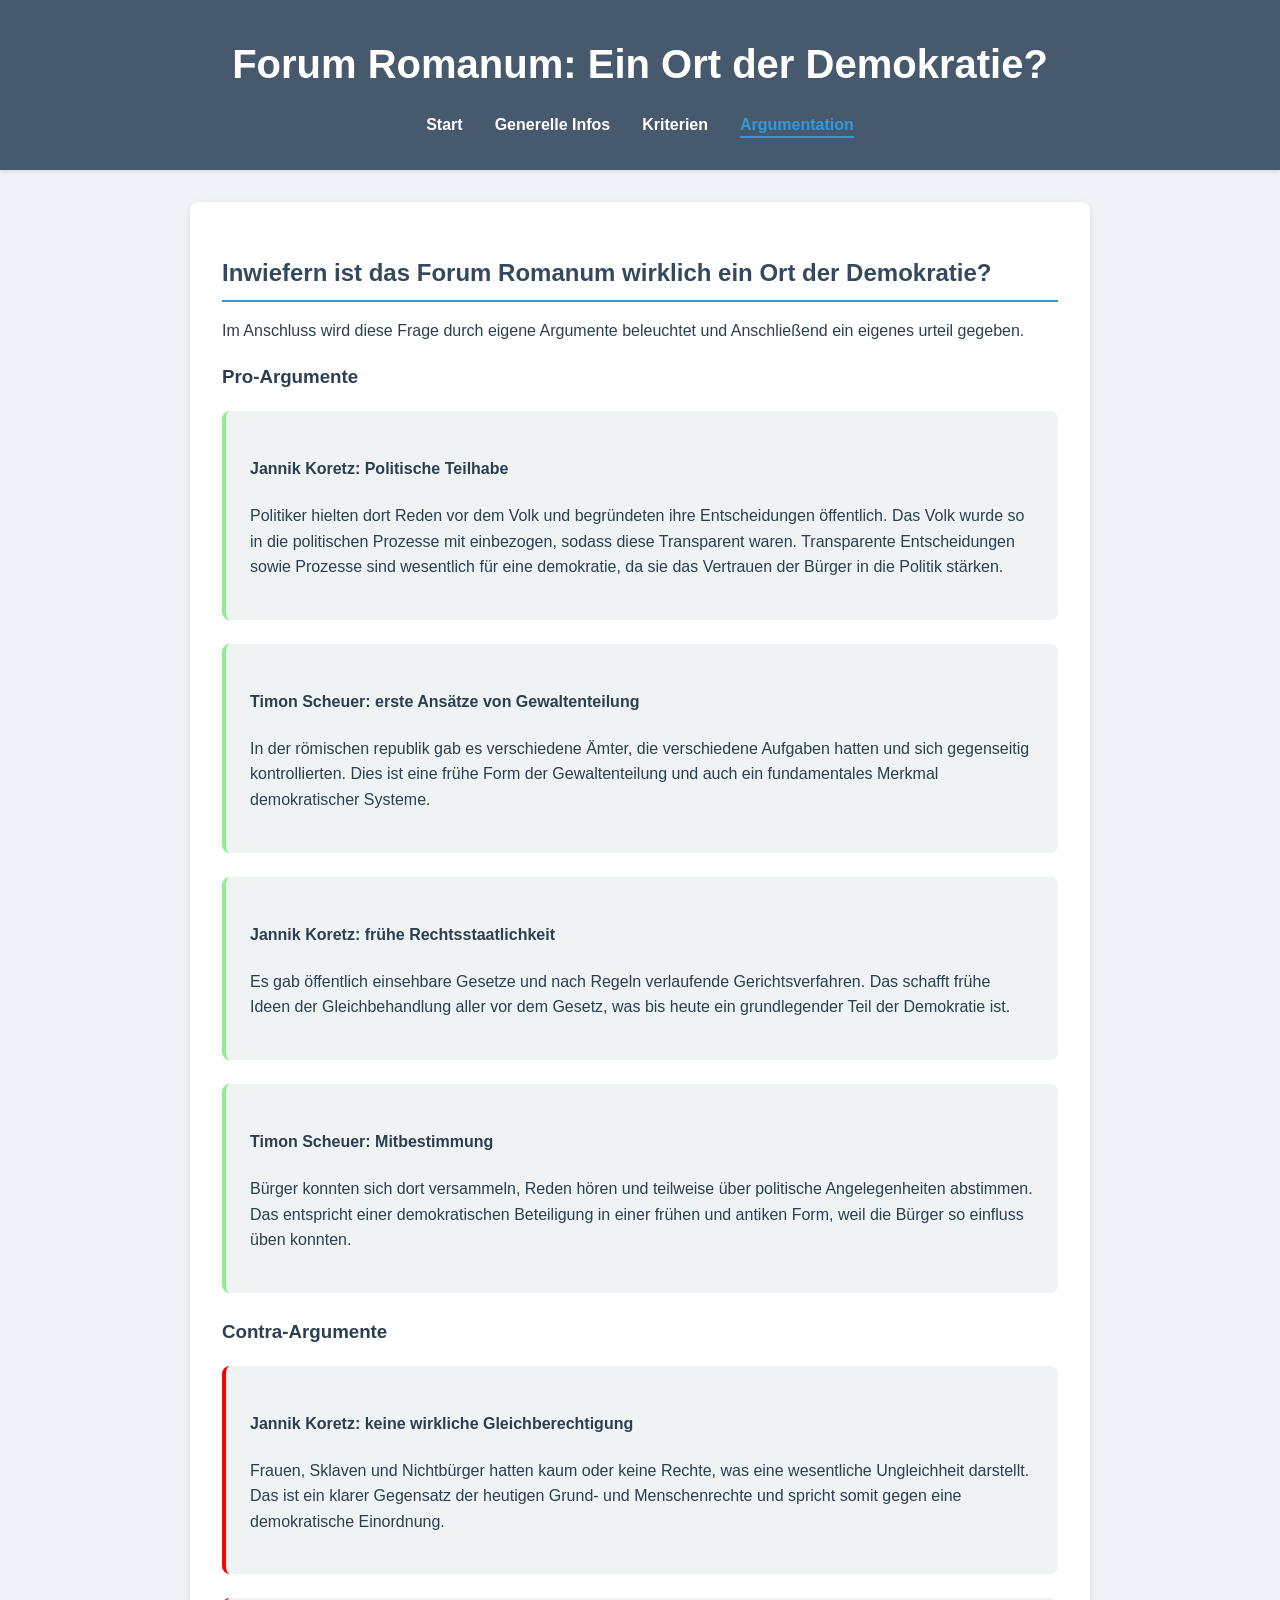
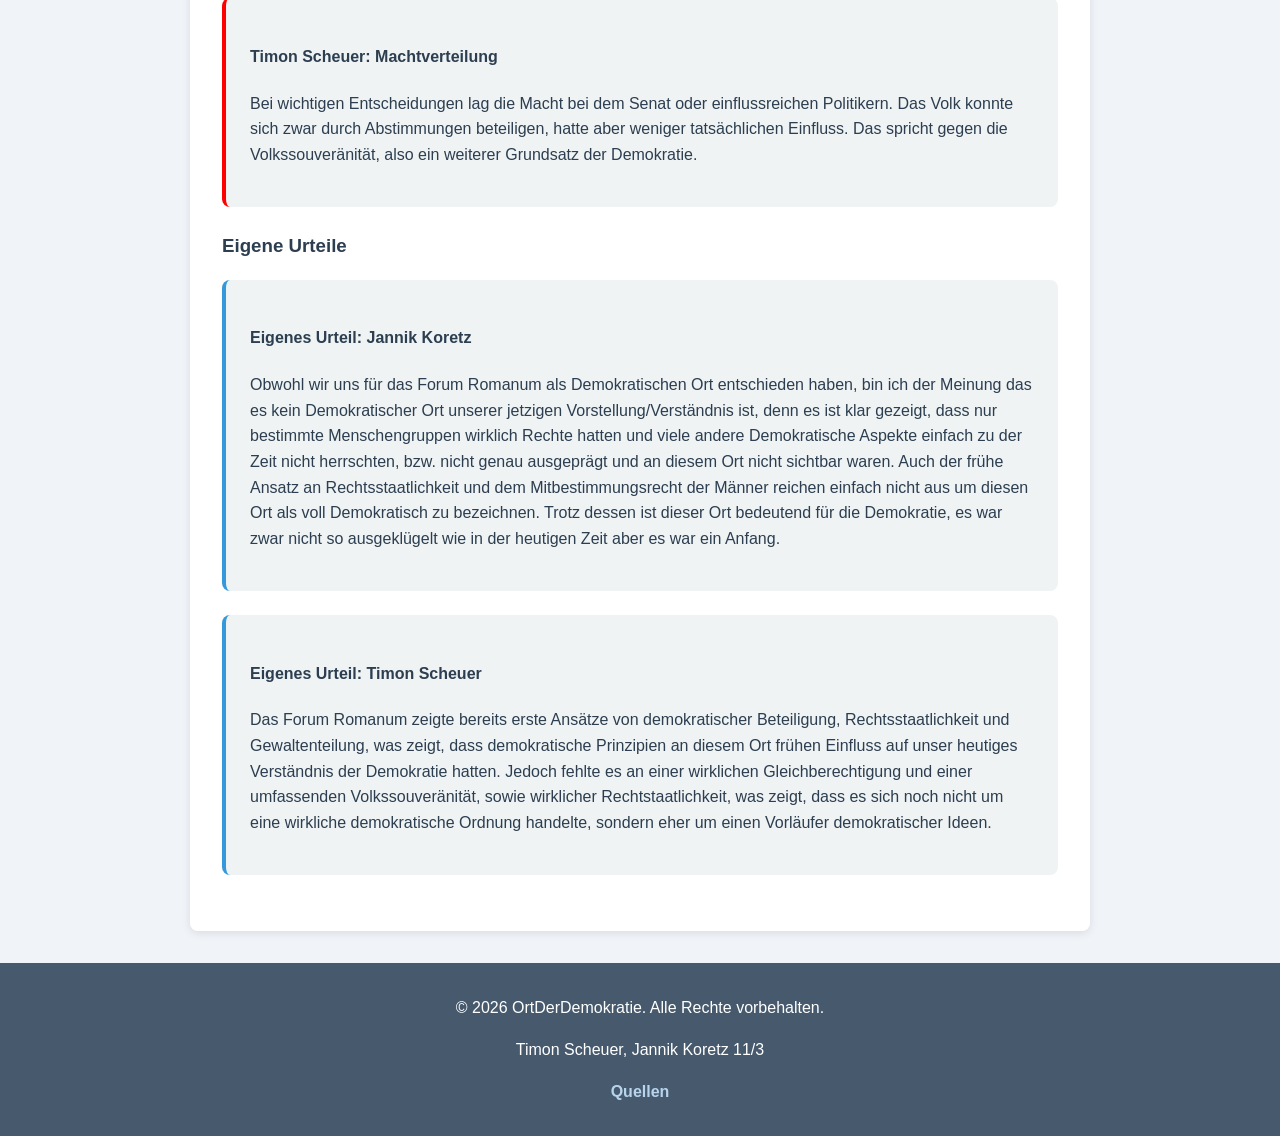
<file: sites/argumentation.html>
<!DOCTYPE html>
<html lang="de">
<head>
    <meta charset="UTF-8">
    <meta name="viewport" content="width=device-width, initial-scale=1.0">
    <title>Argumentation - Forum Romanum</title>
    <link rel="stylesheet" href="../css/styles.css">
</head>
<body>
    <header>
        <h1>Forum Romanum: Ein Ort der Demokratie?</h1>
        <nav>
            <ul>
                <li><a href="../index.html">Start</a></li>
                <li><a href="general.html">Generelle Infos</a></li>
                <li><a href="criteria.html">Kriterien</a></li>
                <li><a href="argumentation.html" class="active">Argumentation</a></li>
            </ul>
        </nav>
    </header>

    <main>
        <section>
            <h2>Inwiefern ist das Forum Romanum wirklich ein Ort der Demokratie?</h2>
            <p>Im Anschluss wird diese Frage durch eigene Argumente beleuchtet und Anschließend ein eigenes urteil gegeben.</p>

            <h3>Pro-Argumente</h3>
            <div class="argument" style="border-color: lightgreen;">
                <h4>Jannik Koretz: Politische Teilhabe</h4>
                <p>Politiker hielten dort Reden vor dem Volk und begründeten ihre Entscheidungen öffentlich. Das Volk wurde so in die politischen Prozesse mit einbezogen, sodass diese Transparent waren. Transparente Entscheidungen sowie Prozesse sind wesentlich für eine demokratie, da sie das Vertrauen der Bürger in die Politik stärken.</p>
            </div>
            <div class="argument" style="border-color: lightgreen;">
                <h4>Timon Scheuer: erste Ansätze von Gewaltenteilung</h4>
                <p>In der römischen republik gab es verschiedene Ämter, die verschiedene Aufgaben hatten und sich gegenseitig kontrollierten. Dies ist eine frühe Form der Gewaltenteilung und auch ein fundamentales Merkmal demokratischer Systeme.</p>
            </div>
            <div class="argument" style="border-color: lightgreen;">
                <h4>Jannik Koretz: frühe Rechtsstaatlichkeit</h4>
                <p>Es gab öffentlich einsehbare Gesetze und nach Regeln verlaufende Gerichtsverfahren. Das schafft frühe Ideen der Gleichbehandlung aller vor dem Gesetz, was bis heute ein grundlegender Teil der Demokratie ist.</p>
            </div>
            <div class="argument" style="border-color: lightgreen;">
                <h4>Timon Scheuer: Mitbestimmung</h4>
                <p>Bürger konnten sich dort versammeln, Reden hören und teilweise über politische Angelegenheiten abstimmen. Das entspricht einer demokratischen Beteiligung in einer frühen und antiken Form, weil die Bürger so einfluss üben konnten. </p>
            </div>

            <h3>Contra-Argumente</h3>
            <div class="argument" style="border-color: red;">
                <h4>Jannik Koretz: keine wirkliche Gleichberechtigung</h4>
                <p>Frauen, Sklaven und Nichtbürger hatten kaum oder keine Rechte, was eine wesentliche Ungleichheit darstellt. Das ist ein klarer Gegensatz der heutigen Grund- und Menschenrechte und spricht somit gegen eine demokratische Einordnung.</p>
            </div>
            <div class="argument" style="border-color: red;">
                <h4>Timon Scheuer: Machtverteilung</h4>
                <p>Bei wichtigen Entscheidungen lag die Macht bei dem Senat oder einflussreichen Politikern. Das Volk konnte sich zwar durch Abstimmungen beteiligen, hatte aber weniger tatsächlichen Einfluss. Das spricht gegen die Volkssouveränität, also ein weiterer Grundsatz der Demokratie.</p>
            </div>


            <h3>Eigene Urteile</h3>
            <div class="argument">
                <h4>Eigenes Urteil: Jannik Koretz</h4>
                <p>Obwohl wir uns für das Forum Romanum als Demokratischen Ort entschieden haben, bin ich der Meinung das es kein Demokratischer Ort unserer jetzigen Vorstellung/Verständnis ist, denn es ist klar gezeigt, dass nur bestimmte Menschengruppen wirklich Rechte hatten und viele andere Demokratische Aspekte einfach zu der Zeit nicht herrschten, bzw. nicht genau ausgeprägt und an diesem Ort nicht sichtbar waren. Auch der frühe Ansatz an Rechtsstaatlichkeit und dem Mitbestimmungsrecht der Männer reichen einfach nicht aus um diesen Ort als voll Demokratisch zu bezeichnen. Trotz dessen ist dieser Ort bedeutend für die Demokratie, es war zwar nicht so ausgeklügelt wie in der heutigen Zeit aber es war ein Anfang.</p>
            </div>
            <div class="argument">
                <h4>Eigenes Urteil: Timon Scheuer</h4>
                <p>Das Forum Romanum zeigte bereits erste Ansätze von demokratischer Beteiligung, Rechtsstaatlichkeit und Gewaltenteilung, was zeigt, dass demokratische Prinzipien an diesem Ort frühen Einfluss auf unser heutiges Verständnis der Demokratie hatten. Jedoch fehlte es an einer wirklichen Gleichberechtigung und einer umfassenden Volkssouveränität, sowie wirklicher Rechtstaatlichkeit, was zeigt, dass es sich noch nicht um eine wirkliche demokratische Ordnung handelte, sondern eher um einen Vorläufer demokratischer Ideen.</p>
            </div>
        </section>
    </main>

    <footer>
        <p>&copy; 2026 OrtDerDemokratie. Alle Rechte vorbehalten.</p>
        <p>Timon Scheuer, Jannik Koretz 11/3</p>
        <p><a href="quellen.html">Quellen</a></p>
    </footer>
</body>
</html>
</file>
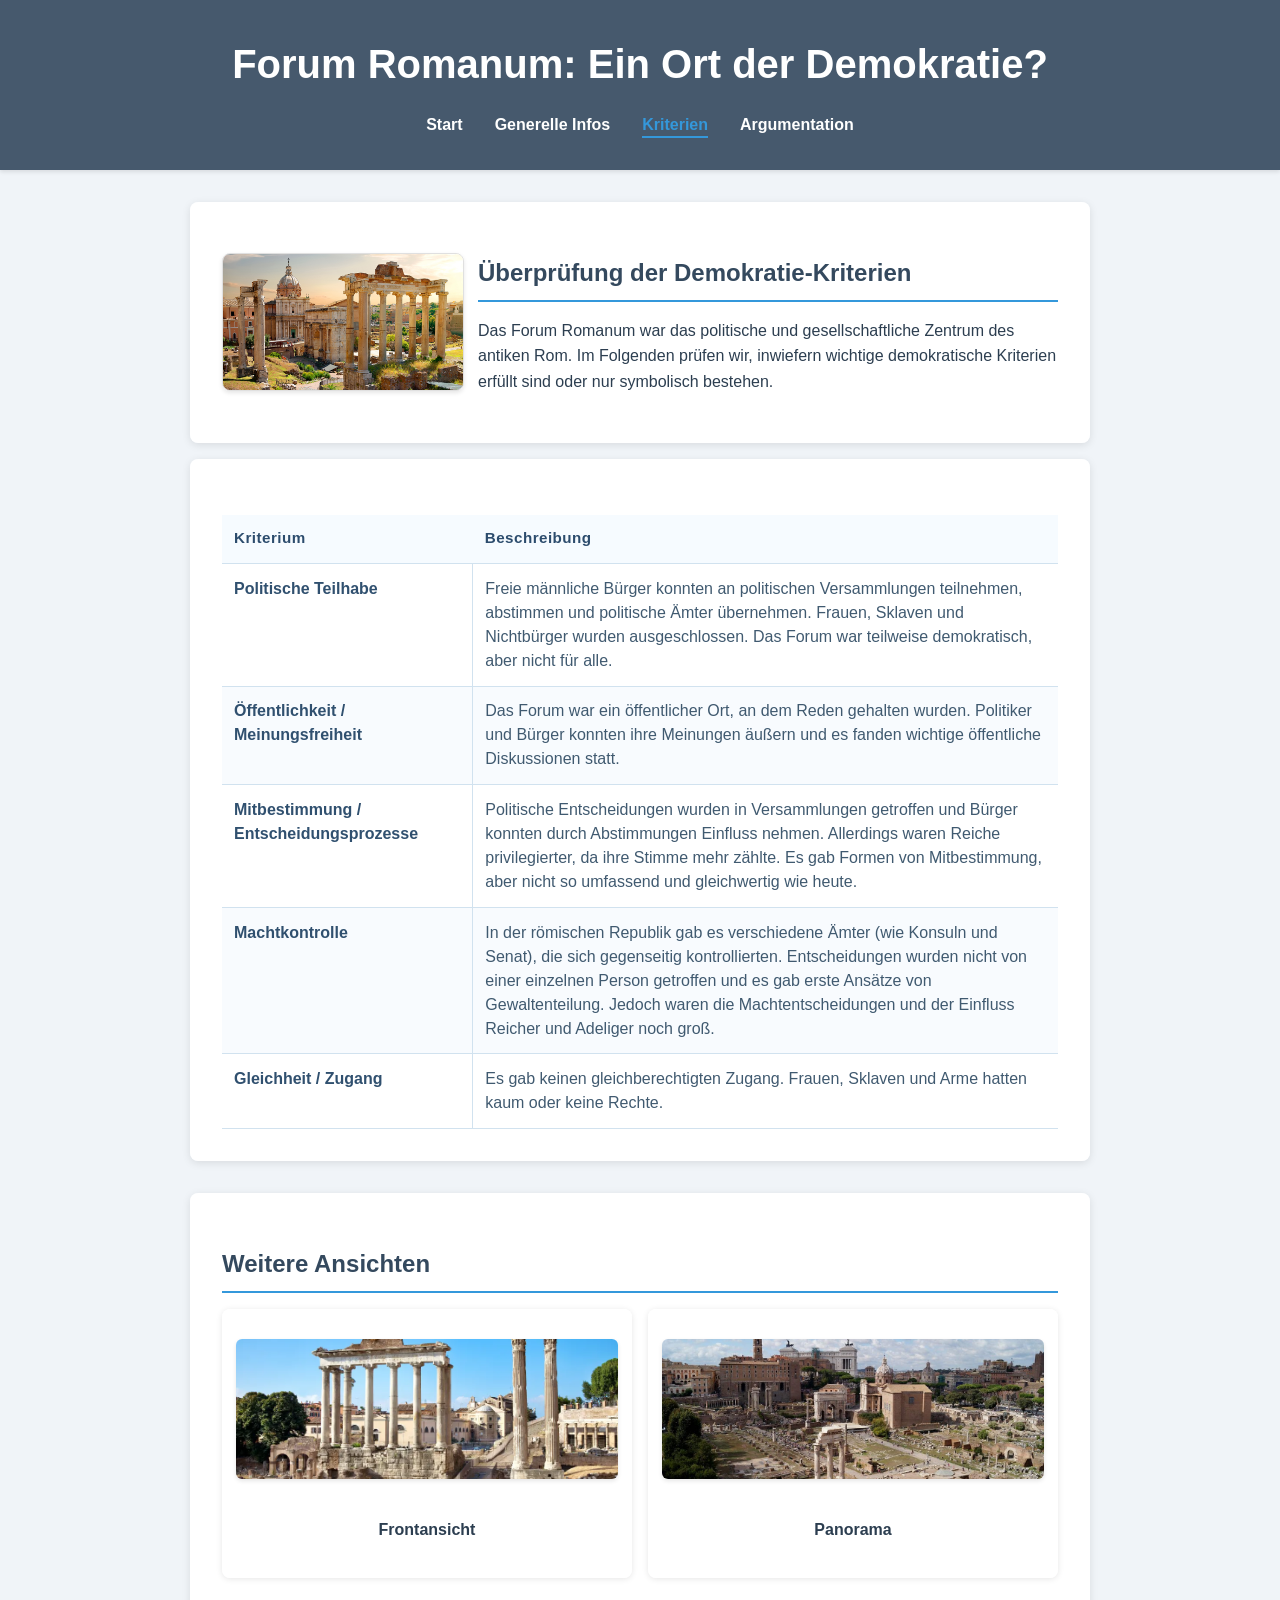
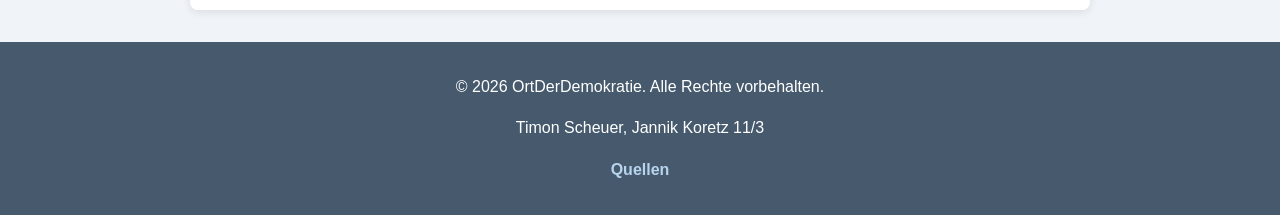
<file: sites/criteria.html>
<!DOCTYPE html>
<html lang="de">
<head>
    <meta charset="UTF-8" />
    <meta name="viewport" content="width=device-width, initial-scale=1.0" />
    <title>Kriterien - Forum Romanum</title>
    <link rel="stylesheet" href="../css/styles.css" />
    <link rel="stylesheet" href="../css/criteria.css" />
</head>
<body>
    <header>
        <h1>Forum Romanum: Ein Ort der Demokratie?</h1>
        <nav>
            <ul>
                <li><a href="../index.html">Start</a></li>
                <li><a href="general.html">Generelle Infos</a></li>
                <li><a href="criteria.html" class="active">Kriterien</a></li>
                <li><a href="argumentation.html">Argumentation</a></li>
            </ul>
        </nav>
    </header>

    <main>
        <section class="feature-with-image">
            <img src="../imgs/back.jpg" alt="Forum Romanum Rückseite" />
            <div>
                <h2>Überprüfung der Demokratie-Kriterien</h2>
                <p>Das Forum Romanum war das politische und gesellschaftliche Zentrum des antiken Rom. Im Folgenden prüfen wir, inwiefern wichtige demokratische Kriterien erfüllt sind oder nur symbolisch bestehen.</p>
            </div>
        </section>

        <section>
            <table class="criteria-table">
                <thead>
                    <tr>
                        <th>Kriterium</th>
                        <th>Beschreibung</th>
                    </tr>
                </thead>
                <tbody>
                    <tr>
                        <td>Politische Teilhabe</td>
                        <td>Freie männliche Bürger konnten an politischen Versammlungen teilnehmen, abstimmen und politische Ämter übernehmen. Frauen, Sklaven und Nichtbürger wurden ausgeschlossen. Das Forum war teilweise demokratisch, aber nicht für alle.</td>
                    </tr>
                    <tr>
                        <td>Öffentlichkeit / Meinungsfreiheit</td>
                        <td>Das Forum war ein öffentlicher Ort, an dem Reden gehalten wurden. Politiker und Bürger konnten ihre Meinungen äußern und es fanden wichtige öffentliche Diskussionen statt.</td>
                    </tr>
                    <tr>
                        <td>Mitbestimmung / Entscheidungsprozesse</td>
                        <td>Politische Entscheidungen wurden in Versammlungen getroffen und Bürger konnten durch Abstimmungen Einfluss nehmen. Allerdings waren Reiche privilegierter, da ihre Stimme mehr zählte. Es gab Formen von Mitbestimmung, aber nicht so umfassend und gleichwertig wie heute.</td>
                    </tr>
                    <tr>
                        <td>Machtkontrolle</td>
                        <td>In der römischen Republik gab es verschiedene Ämter (wie Konsuln und Senat), die sich gegenseitig kontrollierten. Entscheidungen wurden nicht von einer einzelnen Person getroffen und es gab erste Ansätze von Gewaltenteilung. Jedoch waren die Machtentscheidungen und der Einfluss Reicher und Adeliger noch groß.</td>
                    </tr>
                    <tr>
                        <td>Gleichheit / Zugang</td>
                        <td>Es gab keinen gleichberechtigten Zugang. Frauen, Sklaven und Arme hatten kaum oder keine Rechte.</td>
                    </tr>
                </tbody>
            </table>
        </section>

        <section class="image-cards">
            <h2>Weitere Ansichten</h2>
            <div class="image-card-grid">
                <article class="image-card">
                    <img src="../imgs/front.webp" alt="Forum Romanum Frontansicht" />
                    <h4>Frontansicht</h4>
                </article>
                <article class="image-card">
                    <img src="../imgs/view.jpg" alt="Forum Romanum Gesamtansicht" />
                    <h4>Panorama</h4>
                </article>
            </div>
        </section>
    </main>

    <footer>
        <p>&copy; 2026 OrtDerDemokratie. Alle Rechte vorbehalten.</p>
        <p>Timon Scheuer, Jannik Koretz 11/3</p>
        <p><a href="quellen.html">Quellen</a></p>
    </footer>
</body>
</html>
</file>
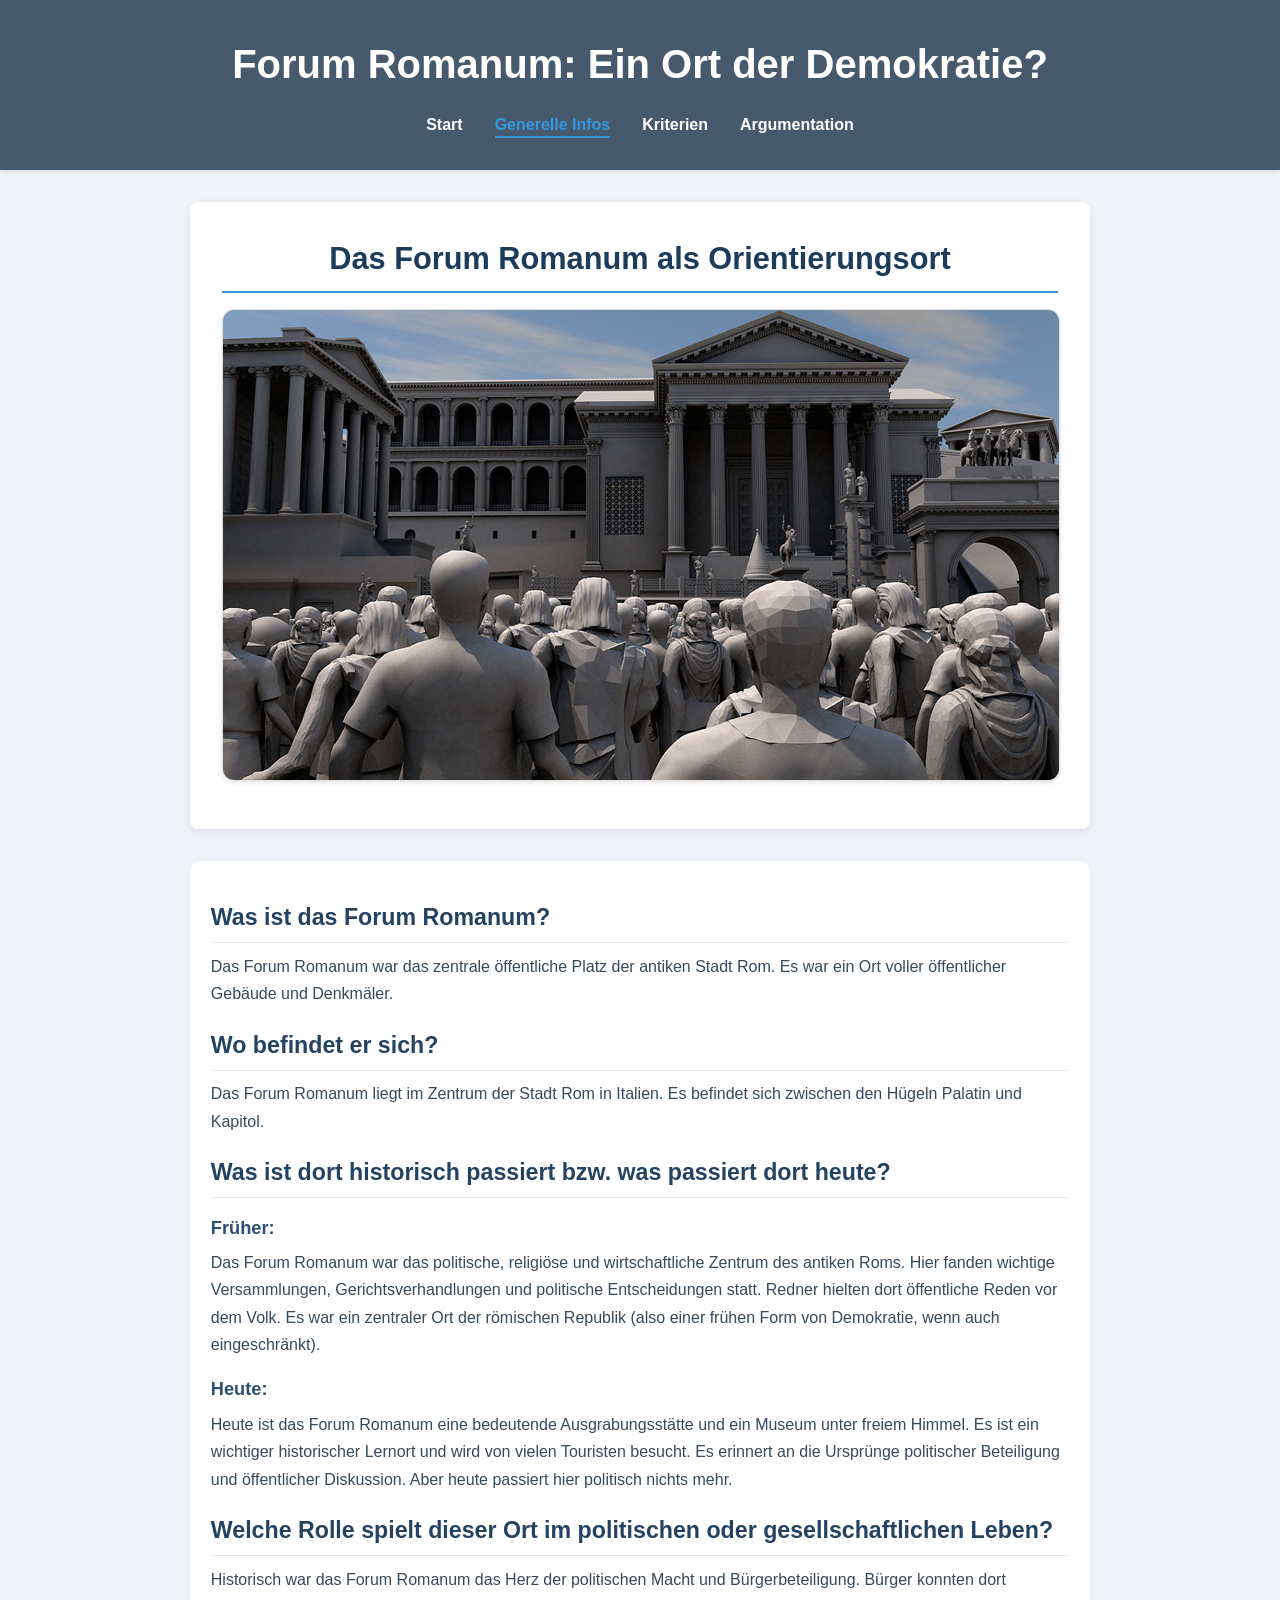
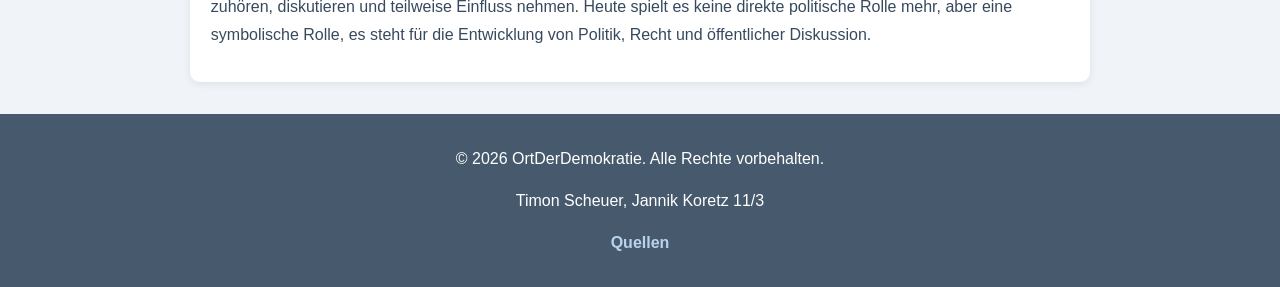
<file: sites/general.html>
<!DOCTYPE html>
<html lang="de">
<head>
    <meta charset="UTF-8">
    <meta name="viewport" content="width=device-width, initial-scale=1.0">
    <title>Generelle Infos - Forum Romanum</title>
    <link rel="stylesheet" href="../css/styles.css">
    <link rel="stylesheet" href="../css/general.css">
</head>
<body>
    <header>
        <h1>Forum Romanum: Ein Ort der Demokratie?</h1>
        <nav>
            <ul>
                <li><a href="../index.html">Start</a></li>
                <li><a href="general.html" class="active">Generelle Infos</a></li>
                <li><a href="criteria.html">Kriterien</a></li>
                <li><a href="argumentation.html">Argumentation</a></li>
            </ul>
        </nav>
    </header>

    <main>
        <section class="info-hero">
            <h2 class="hero-title">Das Forum Romanum als Orientierungsort</h2>
            <img src="../imgs/scheme.jpg" alt="Forum Romanum Panorama">
        </section>

        <section class="info-content">
            <h2>Was ist das Forum Romanum?</h2>
            <p>Das Forum Romanum war das zentrale öffentliche Platz der antiken Stadt Rom. Es war ein Ort voller öffentlicher Gebäude und Denkmäler.</p>

            <h2>Wo befindet er sich?</h2>
            <p>Das Forum Romanum liegt im Zentrum der Stadt Rom in Italien. Es befindet sich zwischen den Hügeln Palatin und Kapitol.</p>

            <h2>Was ist dort historisch passiert bzw. was passiert dort heute?</h2>
            <h3>Früher:</h3>
            <p>Das Forum Romanum war das politische, religiöse und wirtschaftliche Zentrum des antiken Roms. Hier fanden wichtige Versammlungen, Gerichtsverhandlungen und politische Entscheidungen statt. Redner hielten dort öffentliche Reden vor dem Volk. Es war ein zentraler Ort der römischen Republik (also einer frühen Form von Demokratie, wenn auch eingeschränkt).</p>
            <h3>Heute:</h3>
            <p>Heute ist das Forum Romanum eine bedeutende Ausgrabungsstätte und ein Museum unter freiem Himmel. Es ist ein wichtiger historischer Lernort und wird von vielen Touristen besucht. Es erinnert an die Ursprünge politischer Beteiligung und öffentlicher Diskussion. Aber heute passiert hier politisch nichts mehr.</p>

            <h2>Welche Rolle spielt dieser Ort im politischen oder gesellschaftlichen Leben?</h2>
            <p>Historisch war das Forum Romanum das Herz der politischen Macht und Bürgerbeteiligung. Bürger konnten dort zuhören, diskutieren und teilweise Einfluss nehmen. Heute spielt es keine direkte politische Rolle mehr, aber eine symbolische Rolle, es steht für die Entwicklung von Politik, Recht und öffentlicher Diskussion.</p>
        </section>
    </main>

    <footer>
        <p>&copy; 2026 OrtDerDemokratie. Alle Rechte vorbehalten.</p>
        <p>Timon Scheuer, Jannik Koretz 11/3</p>
        <p><a href="quellen.html">Quellen</a></p>
    </footer>
</body>
</html>
</file>
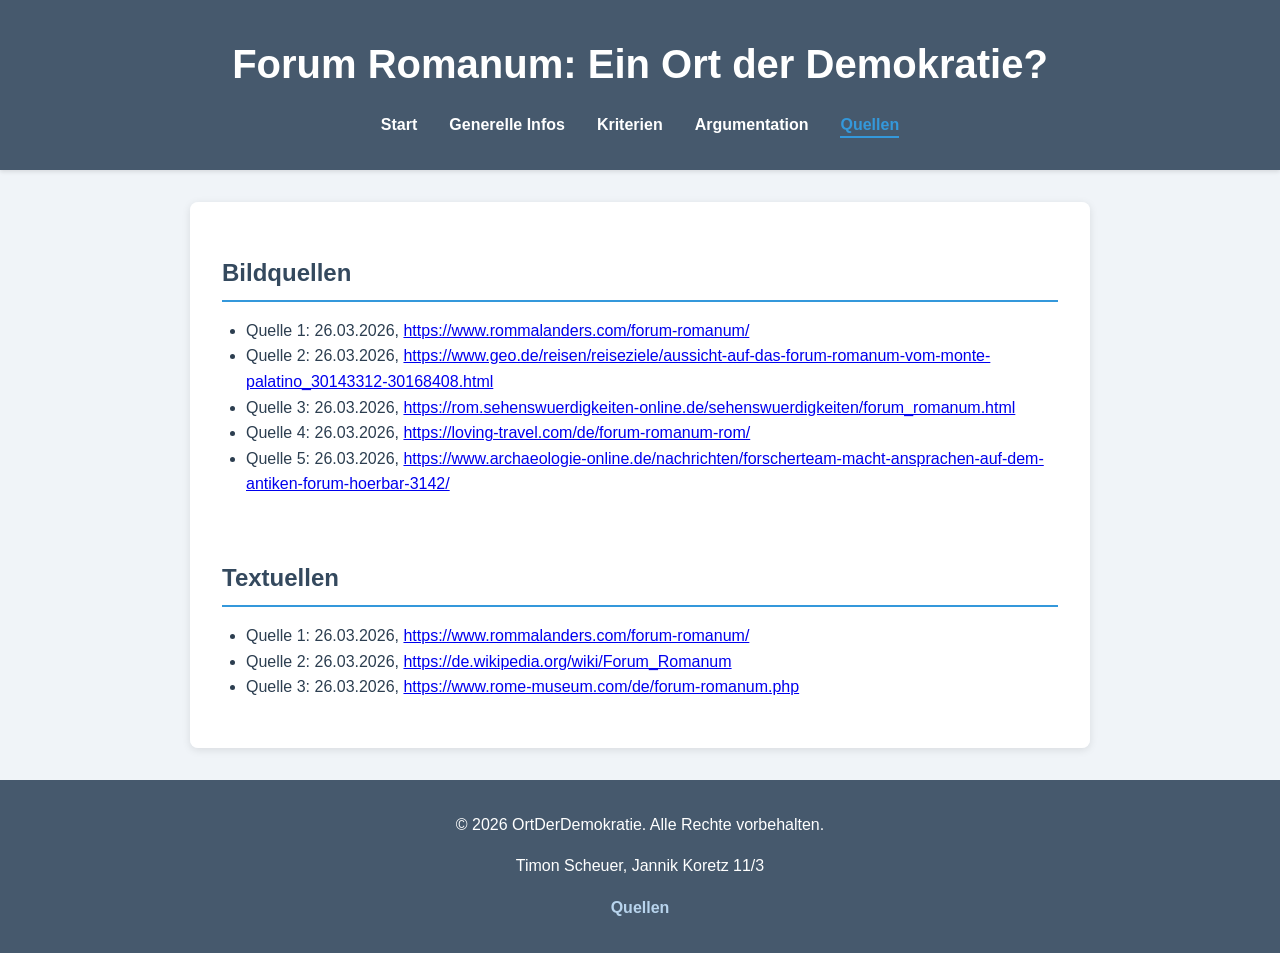
<file: sites/quellen.html>
<!DOCTYPE html>
<html lang="de">
<head>
    <meta charset="UTF-8" />
    <meta name="viewport" content="width=device-width, initial-scale=1.0" />
    <title>Quellen - Forum Romanum</title>
    <link rel="stylesheet" href="../css/styles.css" />
</head>
<body>
    <header>
        <h1>Forum Romanum: Ein Ort der Demokratie?</h1>
        <nav>
            <ul>
                <li><a href="../index.html">Start</a></li>
                <li><a href="generelle-infos.html">Generelle Infos</a></li>
                <li><a href="criteria.html">Kriterien</a></li>
                <li><a href="argumentation.html">Argumentation</a></li>
                <li><a href="quellen.html" class="active">Quellen</a></li>
            </ul>
        </nav>
    </header>

    <main>
        <section class="info-content">
            <h2>Bildquellen</h2>
            <ul>
                <li>Quelle 1: 26.03.2026, <a href="https://www.rommalanders.com/forum-romanum/" target="_blank" rel="noopener noreferrer">https://www.rommalanders.com/forum-romanum/</a></li>
                <li>Quelle 2: 26.03.2026, <a href="https://www.geo.de/reisen/reiseziele/aussicht-auf-das-forum-romanum-vom-monte-palatino_30143312-30168408.html" target="_blank" rel="noopener noreferrer">https://www.geo.de/reisen/reiseziele/aussicht-auf-das-forum-romanum-vom-monte-palatino_30143312-30168408.html</a></li>
                <li>Quelle 3: 26.03.2026, <a href="https://rom.sehenswuerdigkeiten-online.de/sehenswuerdigkeiten/forum_romanum.html" target="_blank" rel="noopener noreferrer">https://rom.sehenswuerdigkeiten-online.de/sehenswuerdigkeiten/forum_romanum.html</a></li>
                <li>Quelle 4: 26.03.2026, <a href="https://loving-travel.com/de/forum-romanum-rom/" target="_blank" rel="noopener noreferrer">https://loving-travel.com/de/forum-romanum-rom/</a></li>
                <li>Quelle 5: 26.03.2026, <a href="https://www.archaeologie-online.de/nachrichten/forscherteam-macht-ansprachen-auf-dem-antiken-forum-hoerbar-3142/" target="_blank" rel="noopener noreferrer">https://www.archaeologie-online.de/nachrichten/forscherteam-macht-ansprachen-auf-dem-antiken-forum-hoerbar-3142/</a></li>
            </ul>
            <br>
            <h2>Textuellen</h2>
            <ul>
                <li>Quelle 1: 26.03.2026, <a href="https://www.rommalanders.com/forum-romanum/" target="_blank" rel="noopener noreferrer">https://www.rommalanders.com/forum-romanum/</a></li>
                <li>Quelle 2: 26.03.2026, <a href="https://de.wikipedia.org/wiki/Forum_Romanum" target="_blank" rel="noopener noreferrer">https://de.wikipedia.org/wiki/Forum_Romanum</a></li>
                <li>Quelle 3: 26.03.2026, <a href="https://www.rome-museum.com/de/forum-romanum.php" target="_blank" rel="noopener noreferrer">https://www.rome-museum.com/de/forum-romanum.php</a></li>
            </ul>
        </section>
    </main>

    <footer>
        <p>&copy; 2026 OrtDerDemokratie. Alle Rechte vorbehalten.</p>
        <p>Timon Scheuer, Jannik Koretz 11/3</p>
        <p><a href="quellen.html">Quellen</a></p>
    </footer>
</body>
</html>
</file>
<file: css/styles.css>
body {
    font-family: 'Segoe UI', Tahoma, Geneva, Verdana, sans-serif;
    line-height: 1.6;
    margin: 0;
    padding: 0;
    background-color: #f0f4f8;
    color: #2c3e50;
    min-height: 100vh;
    animation: fadeIn 1s ease-in;
}

@keyframes fadeIn {
    from { opacity: 0; }
    to { opacity: 1; }
}

header {
    background-color: rgba(52, 73, 94, 0.9);
    backdrop-filter: blur(10px);
    color: white;
    text-align: center;
    padding: 2rem 1rem;
    box-shadow: 0 2px 4px rgba(0,0,0,0.1);
    position: relative;
}

h1 {
    margin: 0;
    font-size: 2.5rem;
    animation: slideDown 0.8s ease-out;
}

@keyframes slideDown {
    from { transform: translateY(-20px); opacity: 0; }
    to { transform: translateY(0); opacity: 1; }
}

nav ul {
    list-style: none;
    padding: 0;
    margin: 1rem 0 0 0;
    display: flex;
    justify-content: center;
    gap: 2rem;
    flex-wrap: wrap;
}

nav a {
    color: white;
    text-decoration: none;
    font-weight: bold;
    position: relative;
    transition: all 0.3s ease;
}

nav a::after {
    content: '';
    position: absolute;
    width: 0;
    height: 2px;
    bottom: -5px;
    left: 0;
    background-color: #3498db;
    transition: width 0.3s ease;
}

nav a:hover::after,
nav a.active::after {
    width: 100%;
}

nav a:hover,
nav a.active {
    color: #3498db;
    transform: scale(1.05);
}

main {
    max-width: 900px;
    margin: 2rem auto;
    padding: 0 1rem;
}

section {
    background: rgba(255, 255, 255, 0.95);
    backdrop-filter: blur(5px);
    padding: 2rem;
    border-radius: 8px;
    box-shadow: 0 2px 8px rgba(0,0,0,0.1);
    margin-bottom: 2rem;
    animation: slideUp 0.6s ease-out;
}

section img {
    max-width: 100%;
    height: auto;
    border-radius: 8px;
    margin: 1rem 0;
    box-shadow: 0 2px 4px rgba(0,0,0,0.1);
}

@keyframes slideUp {
    from { transform: translateY(20px); opacity: 0; }
    to { transform: translateY(0); opacity: 1; }
}

.hero-image {
    width: 100%;
    height: 250px;
    object-fit: cover;
    border-radius: 8px;
    margin-bottom: 1.5rem;
    animation: imageZoom 1s ease-out;
}

@keyframes imageZoom {
    from { transform: scale(0.95); opacity: 0; }
    to { transform: scale(1); opacity: 1; }
}

.cards {
    display: grid;
    grid-template-columns: repeat(auto-fit, minmax(250px, 1fr));
    gap: 2rem;
    margin-top: 2rem;
}

.card {
    background: rgba(255, 255, 255, 0.95);
    backdrop-filter: blur(5px);
    padding: 1.5rem;
    border-radius: 8px;
    box-shadow: 0 2px 8px rgba(0,0,0,0.1);
    transition: all 0.3s ease;
    animation: slideUp 0.6s ease-out;
}

.card:hover {
    transform: translateY(-5px);
    box-shadow: 0 4px 12px rgba(0,0,0,0.15);
}

.card img {
    width: 48px;
    height: 48px;
    object-fit: contain;
    border-radius: 0;
    box-shadow: none;
    margin-bottom: 1rem;
    filter: brightness(0.9);
    transition: filter 0.3s ease;
}

.card:hover img {
    filter: brightness(1.1);
}

.card h3 {
    color: #34495e;
    margin-top: 0;
}

.card a {
    color: #3498db;
    text-decoration: none;
    font-weight: bold;
    transition: all 0.3s ease;
}

.card a:hover {
    color: #2980b9;
    transform: translateX(3px);
}

h2 {
    color: #34495e;
    border-bottom: 2px solid #3498db;
    padding-bottom: 0.5rem;
    margin-bottom: 1rem;
}

ul {
    list-style-type: disc;
    padding-left: 1.5rem;
}

.argument {
    margin-bottom: 1.5rem;
    padding: 1.5rem;
    background: rgba(236, 240, 241, 0.8);
    border-left: 4px solid #3498db;
    border-radius: 8px;
    transition: all 0.3s ease;
}

.argument:hover {
    background: rgba(213, 219, 219, 0.9);
    transform: translateX(5px);
}

footer {
    text-align: center;
    padding: 1rem;
    background-color: rgba(52, 73, 94, 0.9);
    backdrop-filter: blur(10px);
    color: white;
}

footer a {
    color: #b8d4ed;
    text-decoration: none;
    font-weight: 600;
}

footer a:hover {
    color: #f0f6ff;
    text-decoration: underline;
}

.criteria-table {
    width: 100%;
    border-collapse: collapse;
    margin-top: 1.5rem;
    box-shadow: none;
}

.criteria-table th,
.criteria-table td {
    border: none;
    border-bottom: 1px solid #d1e2ef;
    padding: 0.8rem 0.75rem;
    text-align: left;
    vertical-align: top;
    line-height: 1.5;
}

.criteria-table th {
    background-color: #f6fbff;
    color: #2c4c6d;
    font-weight: 700;
    font-size: 0.95rem;
    letter-spacing: 0.03em;
}

.criteria-table tbody tr:nth-child(odd) {
    background-color: #ffffff;
}

.criteria-table tbody tr:nth-child(even) {
    background-color: #f8fbfe;
}

.criteria-table tbody tr:hover {
    background-color: #eaf4fb;
    transform: none;
}

.criteria-table td:first-child {
    width: 30%;
    color: #30506f;
    font-weight: 600;
    border-right: 1px solid #d1e2ef;
}

.criteria-table td:last-child {
    color: #405a70;
    font-weight: 400;
}

.image-grid {
    display: grid;
    grid-template-columns: repeat(auto-fit, minmax(160px, 1fr));
    gap: 0.85rem;
    margin: 1rem 0 1.5rem;
}

.image-grid img {
    width: 100%;
    height: 130px;
    object-fit: cover;
    border-radius: 6px;
    border: 1px solid rgba(0, 0, 0, 0.12);
}

.feature-with-image {
    display: grid;
    grid-template-columns: minmax(170px, 240px) 1fr;
    gap: 1rem;
    align-items: center;
    margin-bottom: 1rem;
}

.feature-with-image img {
    width: 100%;
    height: auto;
    border-radius: 8px;
    object-fit: cover;
    border: 1px solid rgba(0,0,0,0.12);
}

.image-cards {
    margin-top: 2rem;
}

.image-card-grid {
    display: grid;
    grid-template-columns: repeat(auto-fit, minmax(180px, 1fr));
    gap: 1rem;
}

.image-card {
    background: rgba(255,255,255,0.95);
    padding: 0.85rem;
    border-radius: 8px;
    box-shadow: 0 1px 6px rgba(0,0,0,0.1);
    text-align: center;
    transition: transform 0.2s ease, box-shadow 0.2s ease;
}

.image-card:hover {
    transform: translateY(-3px);
    box-shadow: 0 2px 12px rgba(0,0,0,0.14);
}

.image-card img {
    width: 100%;
    height: 140px;
    object-fit: cover;
    border-radius: 6px;
    margin-bottom: 0.6rem;
}

.info-intro {
    padding: 1.2rem;
    background: rgba(255,255,255,0.95);
    border-radius: 10px;
    box-shadow: 0 2px 8px rgba(0,0,0,0.08);
    margin: 1rem 0;
}

.info-grid {
    display: grid;
    grid-template-columns: 1fr minmax(220px, 280px);
    gap: 1.2rem;
    align-items: start;
}

.info-image img {
    width: 100%;
    height: auto;
    border-radius: 8px;
    border: 1px solid rgba(0,0,0,0.12);
    object-fit: cover;
}

.info-text h2 {
    margin-top: 0;
}

.info-text h3 {
    margin: 1rem 0 0.5rem;
    color: #2c4c6d;
}

.info-text h4 {
    margin: 0.7rem 0 0.3rem;
    font-weight: 600;
}

.info-text p {
    margin: 0.45rem 0 0.9rem;
    line-height: 1.55;
}
</file>
<file: css/criteria.css>
.criteria-table {
    width: 100%;
    border-collapse: collapse;
    margin-top: 1.5rem;
    box-shadow: none;
}

.criteria-table th,
.criteria-table td {
    border: none;
    border-bottom: 1px solid #d1e2ef;
    padding: 0.8rem 0.75rem;
    text-align: left;
    vertical-align: top;
    line-height: 1.5;
}

.criteria-table th {
    background-color: #f6fbff;
    color: #2c4c6d;
    font-weight: 700;
    font-size: 0.95rem;
    letter-spacing: 0.03em;
}

.criteria-table tbody tr:nth-child(odd) {
    background-color: #ffffff;
}

.criteria-table tbody tr:nth-child(even) {
    background-color: #f8fbfe;
}

.criteria-table tbody tr:hover {
    background-color: #eaf4fb;
}

.criteria-table td:first-child {
    width: 30%;
    color: #30506f;
    font-weight: 600;
    border-right: 1px solid #d1e2ef;
}

.criteria-table td:last-child {
    color: #405a70;
    font-weight: 400;
}
</file>
<file: css/general.css>
.hero-title {
    margin: 0 0 0.8rem;
    font-size: clamp(1.5rem, 2.4vw, 2.2rem);
    color: #1b3c5a;
    text-align: center;
}

.info-intro {
    padding: 1.8rem;
    background: rgba(255, 255, 255, 0.95);
    border-radius: 12px;
    box-shadow: 0 3px 10px rgba(0, 0, 0, 0.08);
    margin: 1.3rem 0;
}

.info-grid {
    display: grid;
    grid-template-columns: 1fr minmax(200px, 300px);
    gap: 1.5rem;
    align-items: flex-start;
}

.info-image img {
    width: 100%;
    height: auto;
    object-fit: cover;
    border-radius: 10px;
    border: 1px solid rgba(0, 0, 0, 0.14);
}

.info-text h2 {
    margin-top: 0;
    font-size: 1.9rem;
    color: #1f3f61;
}

.info-text h3 {
    margin: 1.2rem 0 0.5rem;
    font-size: 1.25rem;
    color: #2c4c6d;
    border-left: 4px solid #3498db;
    padding-left: 0.65rem;
}

.info-text h4 {
    margin: 0.8rem 0 0.35rem;
    font-size: 1.05rem;
    font-weight: 600;
    color: #2f4f72;
}

.info-text p {
    margin: 0.45rem 0 0.95rem;
    line-height: 1.65;
    letter-spacing: 0.01em;
    font-size: 1rem;
    color: #34495e;
}

.info-hero {
    display: block;
    max-width: 100%;
    box-sizing: border-box;
}

.info-hero img {
    width: 100%;
    max-width: 100%;
    height: auto;
    object-fit: cover;
    border-radius: 12px;
    border: 1px solid rgba(0,0,0,0.12);
    display: block;
}

.hero-heading {
    position: absolute;
    left: 50%;
    top: 50%;
    transform: translate(-50%, -50%);
    color: #fff;
    text-shadow: 0 2px 8px rgba(0,0,0,0.45);
}

.hero-heading h2 {
    margin: 0;
    font-size: clamp(1.6rem, 2.5vw, 2.4rem);
}

.info-content {
    background: #ffffff;
    border-radius: 10px;
    padding: 1.2rem 1.3rem;
    box-shadow: 0 2px 8px rgba(0,0,0,0.08);
    margin-bottom: 1.5rem;
}

.info-content h2 {
    margin: 1.2rem 0 0.6rem;
    font-size: 1.45rem;
    color: #244262;
    border-left: none;
    padding-left: 0;
    border-bottom: 1px solid #dbe5f0;
    padding-bottom: 0.35rem;
    font-weight: 700;
}

.info-content h3 {
    margin: 0.9rem 0 0.45rem;
    font-size: 1.14rem;
    color: #2f4f72;
    border: none;
}

.info-content p {
    margin: 0.45rem 0 0.95rem;
    line-height: 1.72;
    color: #37495d;
}

@media (max-width: 800px) {
    .info-hero, .info-content {
        margin: 0.8rem 0;
    }
    .hero-heading h2 { font-size: 1.7rem; }
    .info-content h2 { font-size: 1.32rem; }
}
</file>
